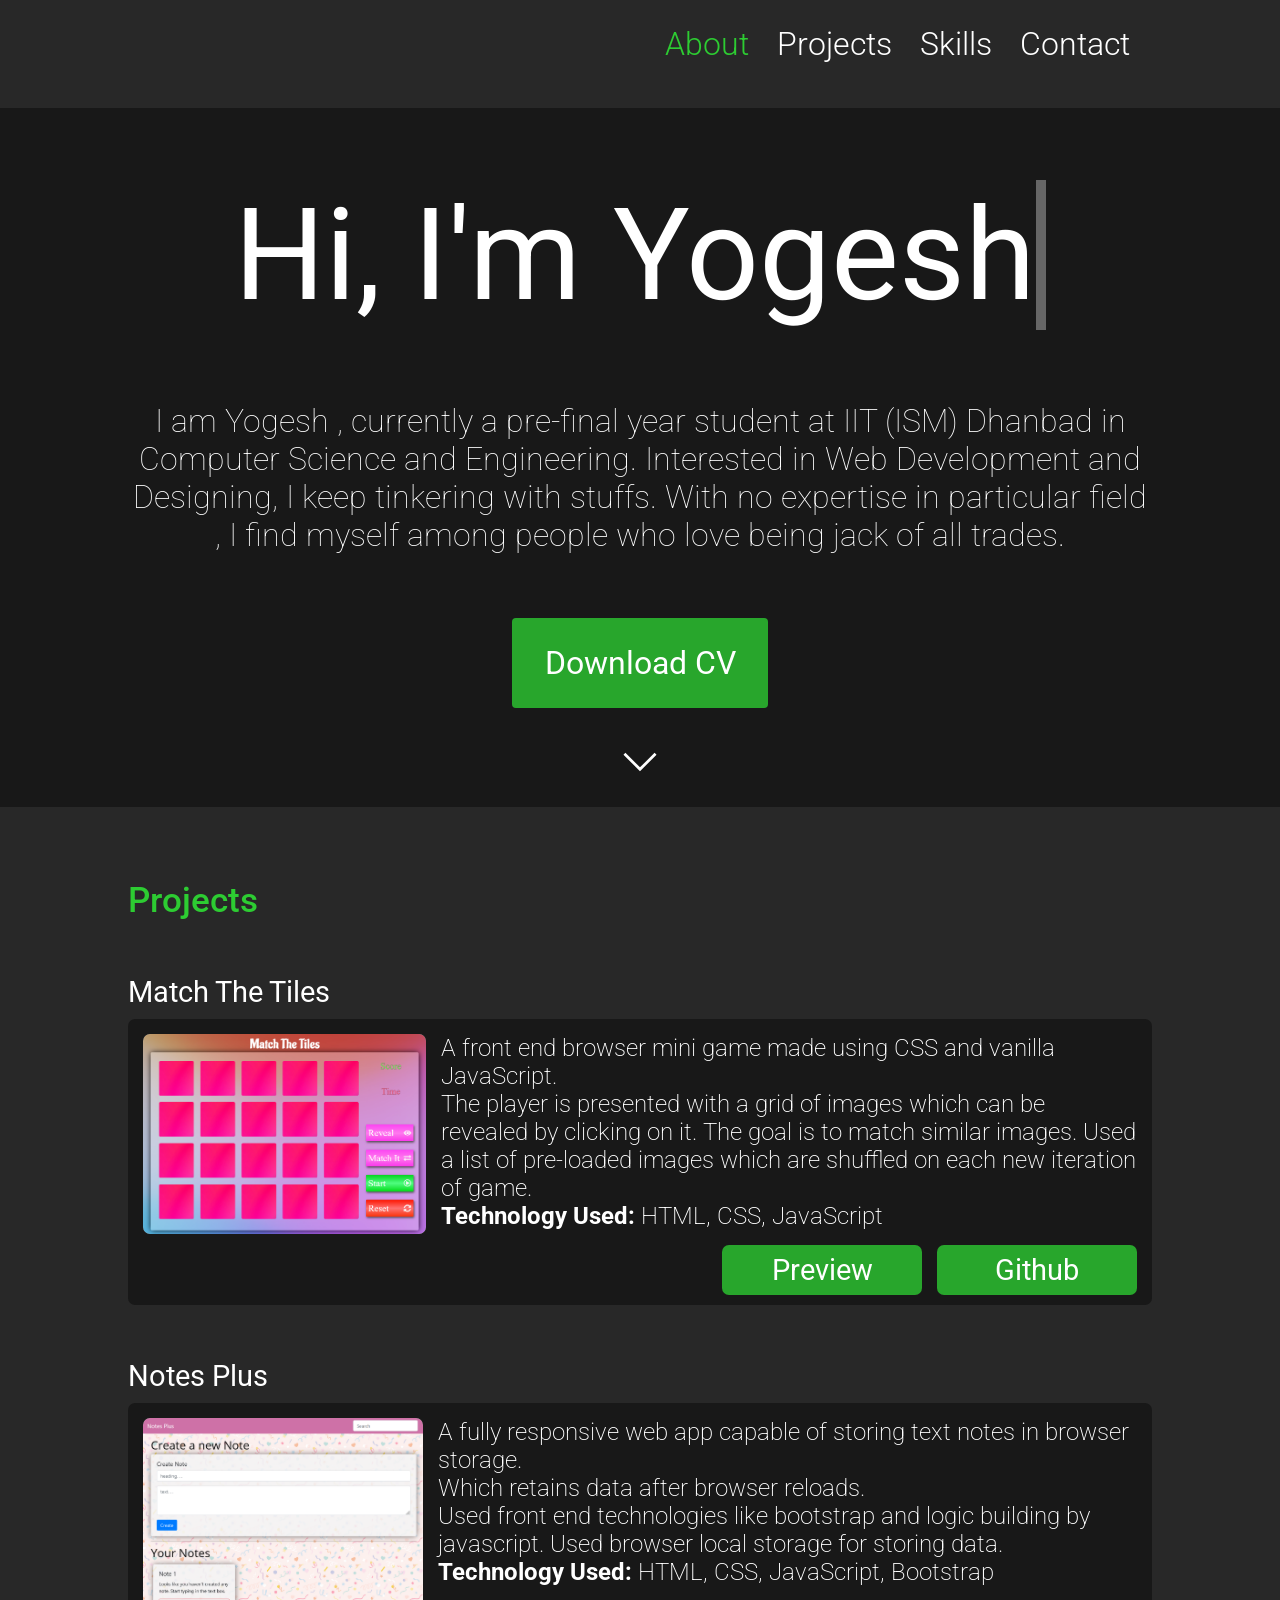
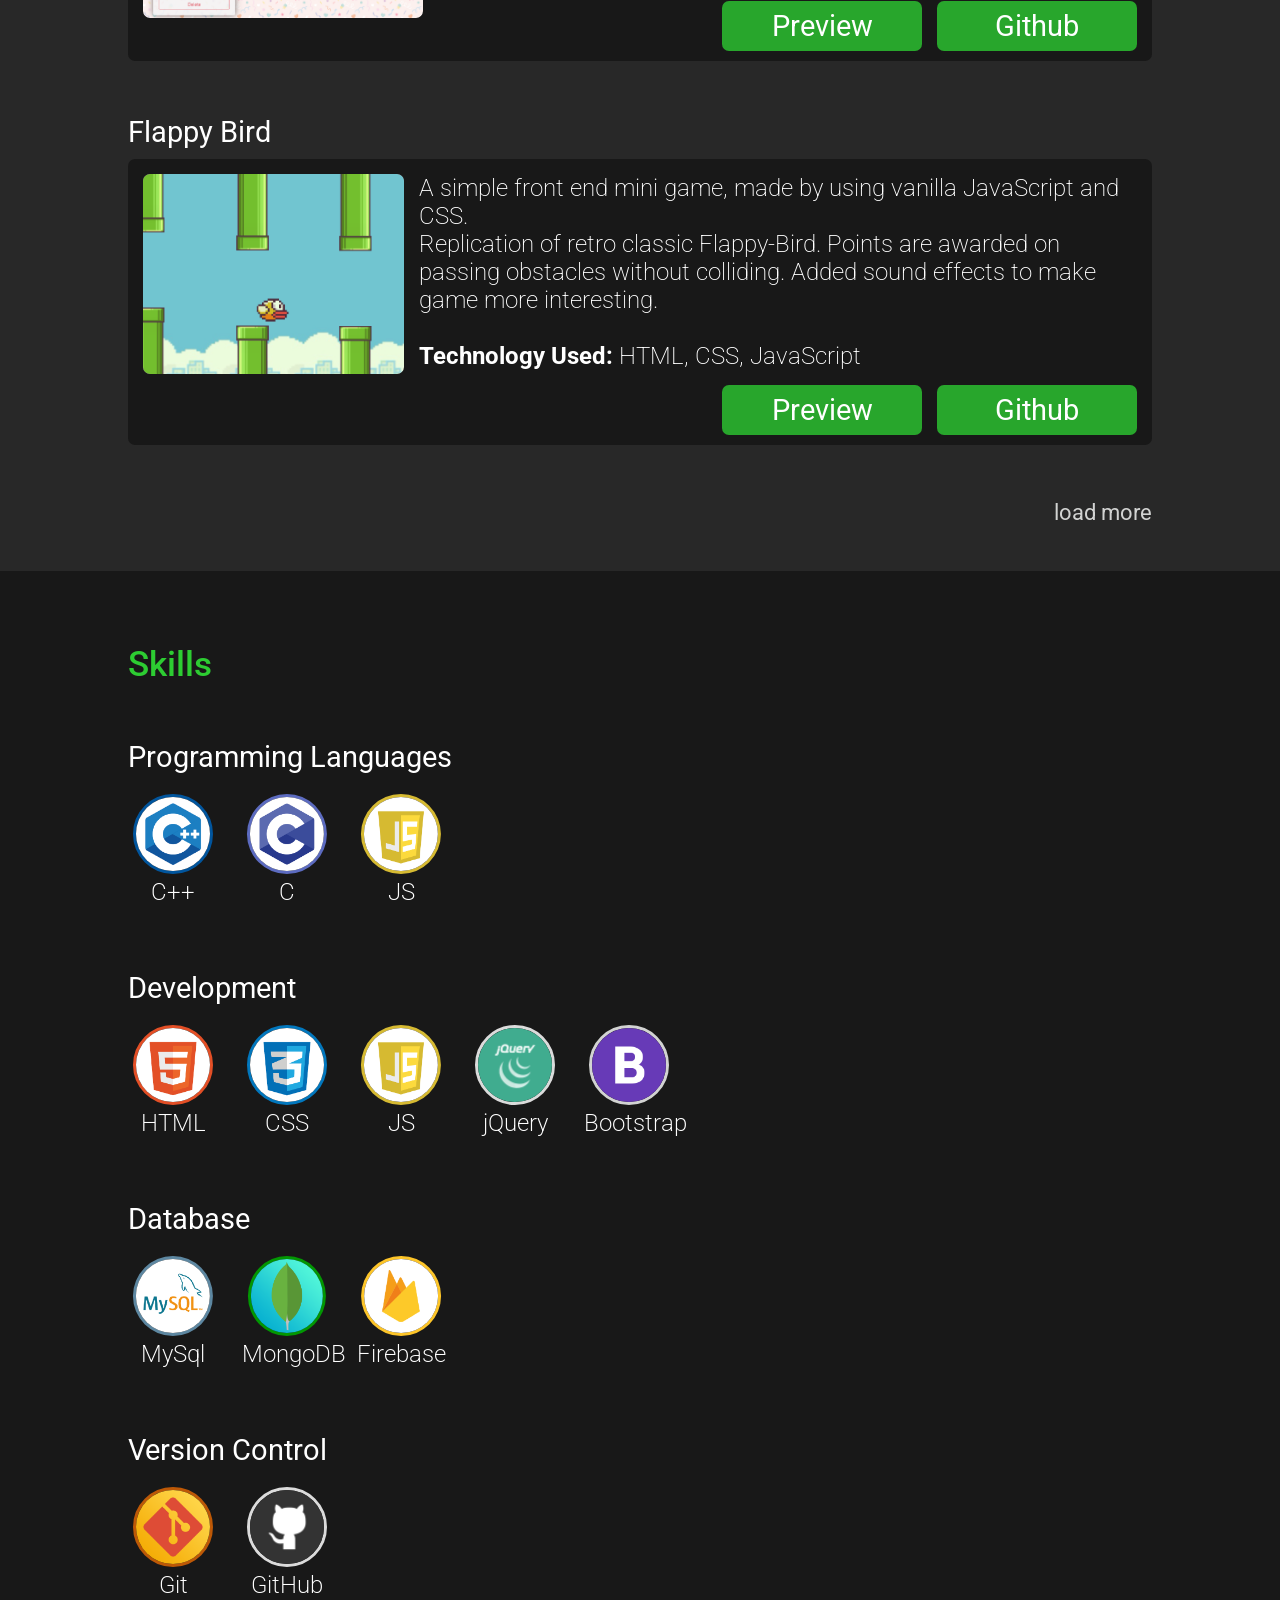
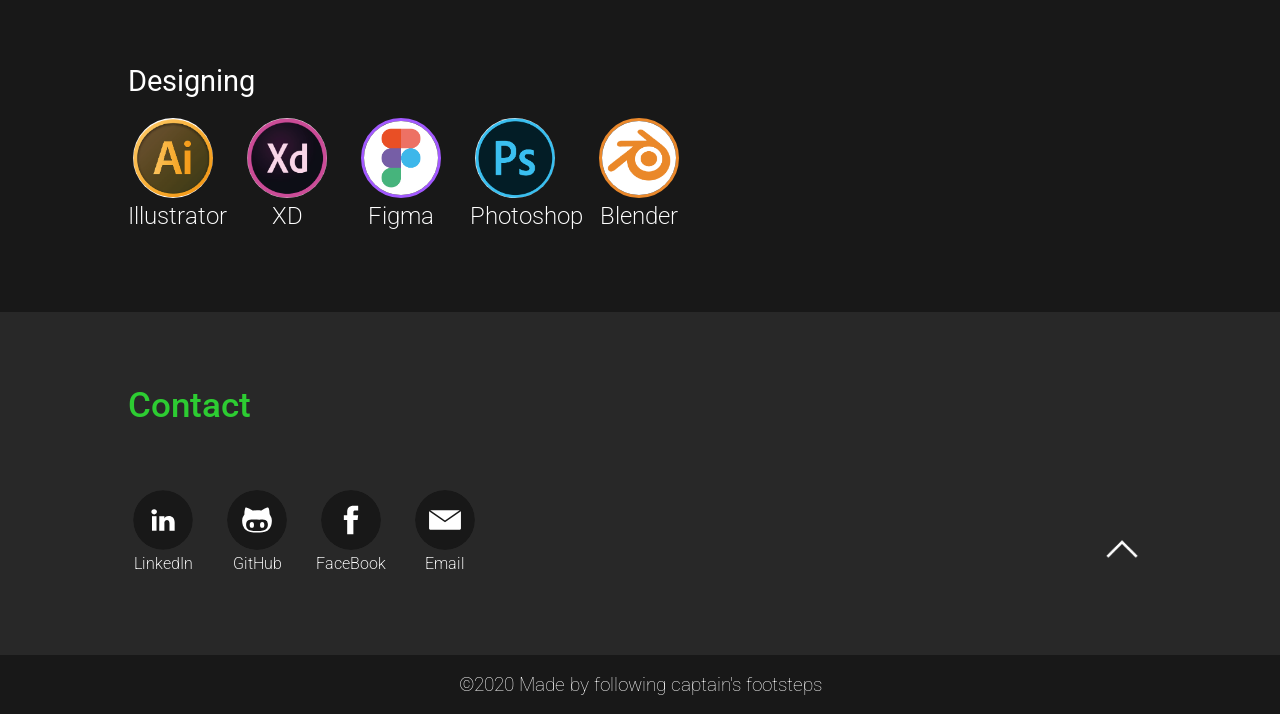
<file: index.html>
<!DOCTYPE html>
<html lang="en">
<head>
	<meta charset="UTF-8">
	<meta name="viewport" content="width=device-width, initial-scale=1">
	<meta http-equiv="X-UA-Compatible" content="IE=edge">
	<title>Yogesh Here</title>
	<link rel="stylesheet" type="text/css" href="styles.css">

	<link rel="preconnect" href="https://fonts.gstatic.com">  <!-- importing google fonts -->
    <link href="https://fonts.googleapis.com/css2?family=Roboto:ital,wght@0,100;0,300;0,400;0,500;0,700;0,900;1,100;1,300;1,400;1,500;1,700;1,900&display=swap" rel="stylesheet"> 
	<link rel="shortcut icon" href="images/favico-round.png" type="image/x-icon">

</head>


<body>
	<div class="test">

	</div>


                      <!----- Top Navbar section ----->
<header>        
	<nav id="nav-bar">
		<div id="nav-bar-content">
			<a id="About"href="#about_section">About</a>
			<a id="Projects" href="#project_section">Projects</a>
			<a id="Skills" href="#skill_section">Skills</a>
			<a id="Contact" href="#contact_section">Contact</a>
		</div>
	</nav>

	<nav id="nav-phone">
		
	</nav>
</header>
                 <!------ About Section ------->

	<section class="sec1" id="about_section">
		<div id="greet">
			Hi, I'm 
			<span class="txt-rotate" data-period="2000" data-rotate='[ "Yogesh", "a Designer.", "a Coder.", "a Learner." ]'></span>
		</div>
		<div id="greet-mobile">
			Hi, I'm Yogesh
		</div>
		<div id="intro">
			I am Yogesh , currently a pre-final year student at IIT (ISM) Dhanbad in Computer Science and Engineering. Interested in Web Development and Designing, I keep tinkering with stuffs. With no expertise in particular field ,  I find myself among people who love being jack of all trades.
		</div>
		<div class="btn_box">
		  <a href="files/Yogesh_Resume.pdf"  target="_blank"> <div class="button" id="cv_btn"> <!-- to download on click, add attribute download="Yogesh_Resume" -->
			  Download CV
		     </div>
		   </a>
		   <a href="#project_section">
		     <div class="arrow_box">
			 <img id="arrow_img" src="icons/arrow.svg" height="60px">
		   </a>
		   </div>
		</div>
        
	</section>

                 <!------ Projects Section ------->

	<section id="project_section" class="sec2">
		<div class="sub_heading">Projects</div>

		<div class="project_title">Match The Tiles</div>
		<div class="project_box">
			<div class="image_box"> 
				<img class="image"src="images/proj1.png" alt="proj1 image" height="200px">
				
			</div>
			<p class="project_text">A front end browser mini game made using CSS and vanilla JavaScript.<br>
				The player is presented with a grid of images which
				can be revealed by clicking on it. The goal is to match
				similar images.
				Used a list of pre-loaded images which are shuffled on each new iteration of game.
			    <br>
				<strong>Technology Used:</strong> HTML, CSS, JavaScript <br>
			
			</p>
			
			<div id="proj1git" class="project_git_btn button" 
			onclick="window.open('https://github.com/Yogesh-01/Match-The-Tiles', '_blank').focus();" >Github</div> <!-- to open url iin new tab-->
			<div id="proj1prev" class="project_prev_btn button" onclick="window.open('https://yogesh-01.github.io/Match-The-Tiles/', '_blank').focus();">Preview</div>
		</div>

		<div class="project_title">Notes Plus</div>
		<div class="project_box">
			<div class="image_box"> 
				<img class="image"src="images/proj2.png" alt="proj2 image" height="200px">
			</div>
			<p class="project_text">A fully responsive web app capable of
				storing text notes in browser storage.<br>
				Which retains data after browser reloads.<br>
				Used front end technologies like bootstrap and logic
				building by javascript. Used browser local storage for
				storing data.
				<br>
				<strong>Technology Used:</strong> HTML, CSS, JavaScript, Bootstrap<br>
			
			</p>
			
			<div id="proj2git" class="project_git_btn button" onclick="window.open('https://github.com/Yogesh-01/Note-Taking-App', '_blank').focus();">Github</div>
			<div id="proj2prev" class="project_prev_btn button" onclick="window.open('https://yogesh-01.github.io/Note-Taking-App/', '_blank').focus();">Preview</div>
		</div>

		<div class="project_title">Flappy Bird</div>
		<div class="project_box">
			<div class="image_box"> 
				<img class="image"src="images/proj3.png" alt="proj3 image" height="200px">
			</div>
			<p class="project_text">A simple front end mini game, made by 
				using vanilla JavaScript and CSS.<br>
				Replication of retro classic Flappy-Bird. Points are awarded on 
				passing obstacles without colliding.
				Added sound effects to make game more interesting.
				<br>
				<br>
				<strong>Technology Used:</strong> HTML, CSS, JavaScript<br>
			
			</p>
			
			<div id="proj2git" class="project_git_btn button" onclick="window.open('https://github.com/Yogesh-01/Flappy-Bird', '_blank').focus();">Github</div>
			<div id="proj2prev" class="project_prev_btn button" onclick="window.open('https://yogesh-01.github.io/Flappy-Bird/', '_blank').focus();">Preview</div>
		</div>

		<div class="project_title extras invisible">Newsletter Signup with API</div>
		<div class="project_box extras invisible">
			<div class="image_box"> 
				<img class="image"src="images/proj4.png" alt="proj4 image" height="200px">
			</div>
			<p class="project_text">A newsletter signup page that uses Mailchimp API to store subscriber details.<br>
				Filling a form triggers an API call to store the data entered by user to Mailchimp account's mailing list.<br>
				
				<br>
				<strong>Technology Used:</strong> HTML, CSS, JavaScript, Node<br>
			
			</p>
			
			<div id="proj2git" class="project_git_btn button" onclick="window.open('https://github.com/Yogesh-01/Newsletter-signup-with-API', '_blank').focus();">Github</div>
			<div id="proj2prev" class="project_prev_btn button" onclick="window.open('https://mysterious-mountain-02054.herokuapp.com/', '_blank').focus();">Preview</div>
		</div>

		<div class="read_more_box">
			<div class="read_more" id="read_more_txt">load more</div>
		</div>
		

	</section>

                   <!------ Skills Section ------->
	<section class="sec3" id="skill_section">
		<div class="sub_heading">Skills</div>
		<div class="skill_type">Programming Languages</div>
		<div class="skill_box">
			<img class="skill_image" id="cpp" src="icons/cpp.png" alt="cpp icon" height="124px">
			<div class="skill_name">
				C++
			</div>
		</div>
		<div class="skill_box">
			<img class="skill_image" id="c" src="icons/c.png" alt="C icon" height="124px">
			<div class="skill_name">
				C
			</div>
		</div>
		<div class="skill_box">
			<img class="skill_image" id="js" src="icons/js.png" alt="JS icon" height="124px">
			<div class="skill_name">
				JS
			</div>
		</div>



		<div class="skill_type">Development</div>
		<div class="skill_box">
			<img class="skill_image" id="html" src="icons/html.png" alt="html icon" height="124px">
			<div class="skill_name">
				HTML
			</div>
		</div>
		<div class="skill_box">
			<img class="skill_image" id="css" src="icons/css.png" alt="css icon" height="124px">
			<div class="skill_name">
				CSS
			</div>
		</div>
		<div class="skill_box">
			<img class="skill_image" id="js" src="icons/js.png" alt="css icon" height="124px">
			<div class="skill_name">
				JS
			</div>
		</div>
		<div class="skill_box">
			<img class="skill_image" id="jquery" src="icons/jquery.png" alt="css icon" height="124px">
			<div class="skill_name">
				jQuery
			</div>
		</div>
		<div class="skill_box">
			<img class="skill_image" id="bootstrap" src="icons/bootstrap.png" alt="css icon" height="124px">
			<div class="skill_name">
				Bootstrap
			</div>
		</div>



		<div class="skill_type">Database</div>
		<div class="skill_box">
			<img class="skill_image" id="mysql" src="icons/mysql.png" alt="MySql icon" height="124px">
			<div class="skill_name">
				MySql
			</div>
		</div>
		<div class="skill_box">
			<img class="skill_image" id="mongodb" src="icons/mongodb.png" alt="Firebase icon" height="124px">
			<div class="skill_name">
				MongoDB
			</div>
		</div>
		<div class="skill_box">
			<img class="skill_image" id="firebase" src="icons/firebase.png" alt="Firebase icon" height="124px">
			<div class="skill_name">
				Firebase
			</div>
		</div>


		<div class="skill_type">Version Control</div>
		<div class="skill_box">
			<img class="skill_image" id="git" src="icons/git.png" alt="MySql icon" height="124px">
			<div class="skill_name">
				Git
			</div>
		</div>
		<div class="skill_box">
			<img class="skill_image" id="githubico" src="icons/githubico.png" alt="Firebase icon" height="124px">
			<div class="skill_name">
				GitHub
			</div>
		</div>
	
    

		<div class="skill_type">Designing</div>
		<div class="skill_box">
			<img class="skill_image" id="illustrator" src="icons/ai.png" alt="Illustrator icon" height="124px">
			<div class="skill_name">
				Illustrator
			</div>
		</div>
		<div class="skill_box">
			<img class="skill_image" id="xd" src="icons/xd.png" alt="XD icon" height="124px">
			<div class="skill_name">
				XD
			</div>
		</div>
		<div class="skill_box">
			<img class="skill_image" id="figma" src="icons/figma.png" alt="Figma icon" height="124px">
			<div class="skill_name">
				Figma
			</div>
		</div>
		<div class="skill_box">
			<img class="skill_image" id="photoshop" src="icons/ps.png" alt="Photoshop icon" height="124px">
			<div class="skill_name">
				Photoshop
			</div>
		</div>
		<div class="skill_box" id="blndr">
			<img class="skill_image" id="blender" src="icons/blender.png" alt="blender icon" height="124px">
			<div class="skill_name">
				Blender
			</div>
		</div>
	</section>

	            <!--*******    CONTACT   SECTION  *********-->
	<section class="sec4" id="contact_section">
		<div class="sub_heading">Contact</div>
		<a id="linkedin" href="https://www.linkedin.com/in/yogesh-kumar001" target="_blank">
			<div class="contact_box">
				<img class="contact_image" id="cont_in" src="icons/linkedin_black.svg" alt="LinkedIn" height="124px">
				<div class="contact_name">  <!-- made it take skill class due to laziness -->
					LinkedIn
				</div>
			</div>
		</a>

		<a id="github" href="https://github.com/Yogesh-01" target="_blank">
			<div class="contact_box">
				<img class="contact_image" id="cont_git" src="icons/github_black.svg" alt="Github" height="124px">
				<div class="contact_name">  <!-- made it take skill class due to laziness -->
					GitHub
				</div>
			</div>
		</a>


		<a id="facebook" href="https://www.facebook.com/profile.php?id=100041963386167" target="_blank">
			<div class="contact_box">
				<img class="contact_image" id="cont_fb" src="icons/fb_black.svg" alt="facebook" height="124px">
				<div class="contact_name">  <!-- made it take skill class due to laziness -->
					FaceBook
				</div>
			</div>
		</a>


		<a id="Gmail" href="mailto: yogeshkumar7689@gmail.com" target="_blank">
			<div class="contact_box">
				<img class="contact_image" id="cont_mail" src="icons/email_black.svg" alt="Gmail" height="124px">
				<div class="contact_name">  <!-- made it take skill class due to laziness -->
					Email
				</div>
			</div>
		</a>

		<a id="to_top" href="#nav-bar">
			<div class="arrow_box_2">
			<img id="top" src="icons/arrow-up.png" height="60px">
			</div>
		</a>
        
	</section>
	                                  <!--*******    Bottom Line  *********-->
	<section class="bottom">
		<div>
			&copy2020 Made by following <a id="captain" href="https://github.com/roeticvampire" target="blank">captain's </a> footsteps
		</div>
	</section>
<script src="script.js"></script> <!-- put script in end to prevent element selecting issue while page isn't fully loaded -->
</body>
</html>
</file>
<file: styles.css>
*{
	margin: 0px;
	padding: 0px;
	border: none;
	box-sizing: border-box;
	font-family: Roboto, sans-serif;
	color: #FFF;
}
html{
	scroll-behavior: smooth;
}
/*.test{
	height: 100vh;
	border: 2px solid red;
}*/

              /* top nav bar */
#nav-bar{
	background-color: #282828;
	height: 12vh;
	padding: 25px 150px;
	font-size: 2em;
	font-weight: 300;
}

#nav-bar-content{
	float: right;
}
#About{font-weight: 300; color: #2DCC32}
#nav-bar-content a{margin-left: 20px;}


  

                   /*********** About Page **************/
.sec1{
/* min-height: 88vh; */
background-color: #181818;
padding-top: 8vh;
padding-bottom: 1vh; /* as 5vh is due to down arrow and other 2 is down arrow margin-top, 1+5+2=8*/
}
#greet-mobile{
	display: none;
	position: relative;
	clear: both;
    margin-bottom: 8vh;
	font-size: 6rem;
	/* font-size: 1em; */
	text-align: center;
	font-weight: 400;
}			
#greet{
	position: relative;
	clear: both;
    margin-bottom: 8vh;
	font-size: 8rem;
	/* font-size: 1em; */
	text-align: center;
	font-weight: 400;
}

#intro{
	/* position: relative;
	top: 50%;
	left: 50%;
	transform: translate(-50%,-50%); tranlation in (X,Y) directions, 100% is dimension of element itself */
	
	width: 80%;
	margin:0 10%;
	margin-bottom: 5%;
	text-align: center;
	font-size: 2em;
	font-weight: 100;

}
.btn_box{
	margin: 0 40% 0 40%;  /* as button is table-cell, margins don't apply. so we're centering parent div */
}
#cv_btn{
	display: table-cell; /* did to make vertical align work */
	text-align: center;
	vertical-align: middle;
	min-width: 20vw;
	height: 10vh;
	padding-left: 2vw;
	padding-right: 2vw;
	border-radius: 4px;
	background-color: #28A62C;
	font-size: 2rem;
}
.arrow_box{
	margin-top: 2vh;
}
#arrow_img{
	height:5vw;
	margin-left: 7.5vw;
}
#arrow_img:hover{
	cursor: pointer;
    position: relative;
	transform: scale(1.3);
}


                      /******   PPROJECTS  SECTION  ******/
.sec2{
	position: relative;
	background-color: #282828;
	padding: 8vh 10% ;
}

/* .sub_heading{
	font-size: 50px;
	font-weight: 500;
	color: #2DCC32;
	margin-bottom: 55px;
} */
.sub_heading{
	font-size: 2.2em;
	font-weight: 500;
	color: #2DCC32;
	margin-bottom: 6vh;
}

.project_title{
	font-size: 1.8em;
	margin-bottom: 10px;	
}
.project_box{
	/* position: relative; */
	height: auto;
	background-color: #181818;
	border-radius: 7px;
	padding: 15px 15px 10px 15px;
	margin-bottom: 6vh;
	overflow: hidden;
}
.image_box{
	overflow: hidden;
	float:left;
	/*width: 200px;*/
	height: 200px;
	background-color: gray;
	border-radius: 7px;
	margin-right: 15px;
	margin-bottom: 5px;
}
.image_box .image {
	border-radius: 7px;
}
.project_text{
	min-height: 135px;
	/* margin-left: 266px; */
	font-size: 1.5em;
	font-weight: 200;
}
.project_git_btn{
 /* clear: left; */
 float: right;
 /* position: absolute; */
 /* left: 22px;
 bottom: 22px; */
 /* margin-left: 100%;
 transform: translate(-100%,0); */
 margin-top: 15px;
 background-color: #28A62C;
 width: 200px;
 height: 50px;
 border-radius: 7px;
 line-height: 50px;
 text-align: center;
 /* vertical-align: middle; */
 font-size: 1.8em;
 
}
.project_prev_btn{
	margin-right: 15px;
	float: right;
	margin-top: 15px;
	background-color: #28A62C;
	width: 200px;
	height: 50px;
	border-radius: 7px;
	line-height: 50px;
	text-align: center;
	/* vertical-align: middle; */
	font-size: 1.8rem;
	
   }

   /* read more button */
   .invisible{
	   display: none;
   }
   .read_more_box{
	   position: relative;
   }
   .read_more{
	   color: #d2d3d2;
	   font-size: 1.4rem;
	   position: absolute;
	   right: 0;
   }
   .read_more:hover{
	   color: #2DCC32;
	   cursor: pointer;
   }
   



                   /********** SKILLS  SECTION  ********/
.sec3{

	background-color: #181818;
	padding: 8vh 10% ;
}
.skill_type{
	margin-top: 55px;
	margin-bottom: 10px;
	font-size: 1.8em;
}

.skill_box{  /* contains icon and skill name */
	display: inline-block;
	padding: 10px 10px 10px 0px;
	position: relative;
	width: 100px;
	margin-right: 10px;
}

.skill_image{
	position: relative;
	left: 50%;
	transform: translate(-50%,0);
	height: 80px;
	border-radius: 50%;
	border: 3px solid;

}
.skill_name{
	text-align: center;
	font-size: 1.5em;
	font-weight: 250;
}

#cpp{border-color: #01559D;}
#c{border-color: #5C6BC0;}
#js{border-color: #D6BA32;}
#mysql{border-color: #5D87A1;}
#firebase{border-color: #FDC529;}
#illustrator{border: none;}
#xd{border:none;}
#figma{border-color: #A259FF;}
#photoshop{border:none;}
#blender{border-color: #EA882B;}
#html{border-color: #E34F26;}
#css{border-color: #0277BD;}
#mongodb{border-color: #029702;}
#jquery{border-color: #dbdbdb;}
#bootstrap{border-color: #d2d3d2;}
#git{border-color: #bd5806;}
#githubico{border-color: #dbdbdb;}

#blndr{margin-left: 10px;}
                    /***********   CONTACT   SECTION  ********/
#contact_section{
	position: relative;
}
.sec4{
background-color: #282828;
padding: 8vh 10% ;
}
.contact_box{  /* contains icon and skill name */
	display: inline-block;
	padding: 10px 10px 10px 0px;
	position: relative;
	width: 80px;
	margin-right: 10px;
}
.contact_image{
	position: relative;
	left: 50%;
	transform: translate(-50%,0);
	height:60px;
	border-radius: 50%;
	/* border: 2px solid; */
}
.contact_name{
	text-align: center;
	font-size: 1em;
	font-weight: 250;
}
.contact_box:hover{
	position: relative;
	transform: scale(1.2);
}
/* #cont_mail{border-color: #AC3931;}
#cont_in{border-color: #0076B4;}
#cont_fb{border-color: #3A589B;}
#cont_git{border-color: #000;} */

a{
	text-decoration: none;
}

#to_top{
	position: absolute;
	right: 10%;
	bottom: 8vh;
}
.arrow_box_2:hover{
	position: relative;
	transform: scale(1.2);
}

                    /********  Copyright Section  ****/
.bottom{
	background-color: #181818;
	padding: 2vh 0;

}
.bottom >div{
	font-size: 1.2em;
	font-weight: 100;
	text-align: center;
}
#captain:hover{
	color: #2DCC32;
}
                              /** extra formatting **/
.button:hover{
   background-color: #086e0b !important;
   cursor: pointer !important;
}

/* #nav-bar-content :hover{
   cursor: pointer;
}
#Projects:hover{color: #89be8b;}
#Skills:hover{color: #89be8b;}
#Contact:hover{color: #89be8b;} */

#nav-bar-content a:hover{
	color:#2DCC32;
	cursor: pointer;
}

/**************       FOR   MOBILE   DISPLAY       ****************/

@media (max-width: 767px) {

/*** NAVBAR**/
#nav-bar{
	display: none;
}
#greet{
	display: none;
}
#greet-mobile{
	display: block;
}
#cv_btn{
	font-size: 1.3rem;
}
#intro{
	font-size: 1.5rem;
}
.sub_heading{
	font-size: 1.8rem;
}
.project_title{
	font-size: 1.4rem;
}
.project_text{
	font-size: 1.3rem;
}
.project_prev_btn, .project_git_btn{
	font-size: 1.2rem;
	width: 130px;
	height: 40px;
	line-height: 40px;
}
.skill_type{
	font-size: 1.4rem;
}
.skill_name{
	font-size: 1rem;
}
.skill_image{
	height: 50px;
	border:2px solid;
}
.skill_box{
	margin-right:2px;
	padding: 5px;
	width: 80px;
}
.contact_image{
	height: 40px;
}
.contact_box{
	padding: 5px;
	margin-right: 0px;
}
#blndr{
	margin-left: 0px;
}
#top{
	display: none;
}
.bottom{
	font-size: 0.6rem;
}
}
</file>
